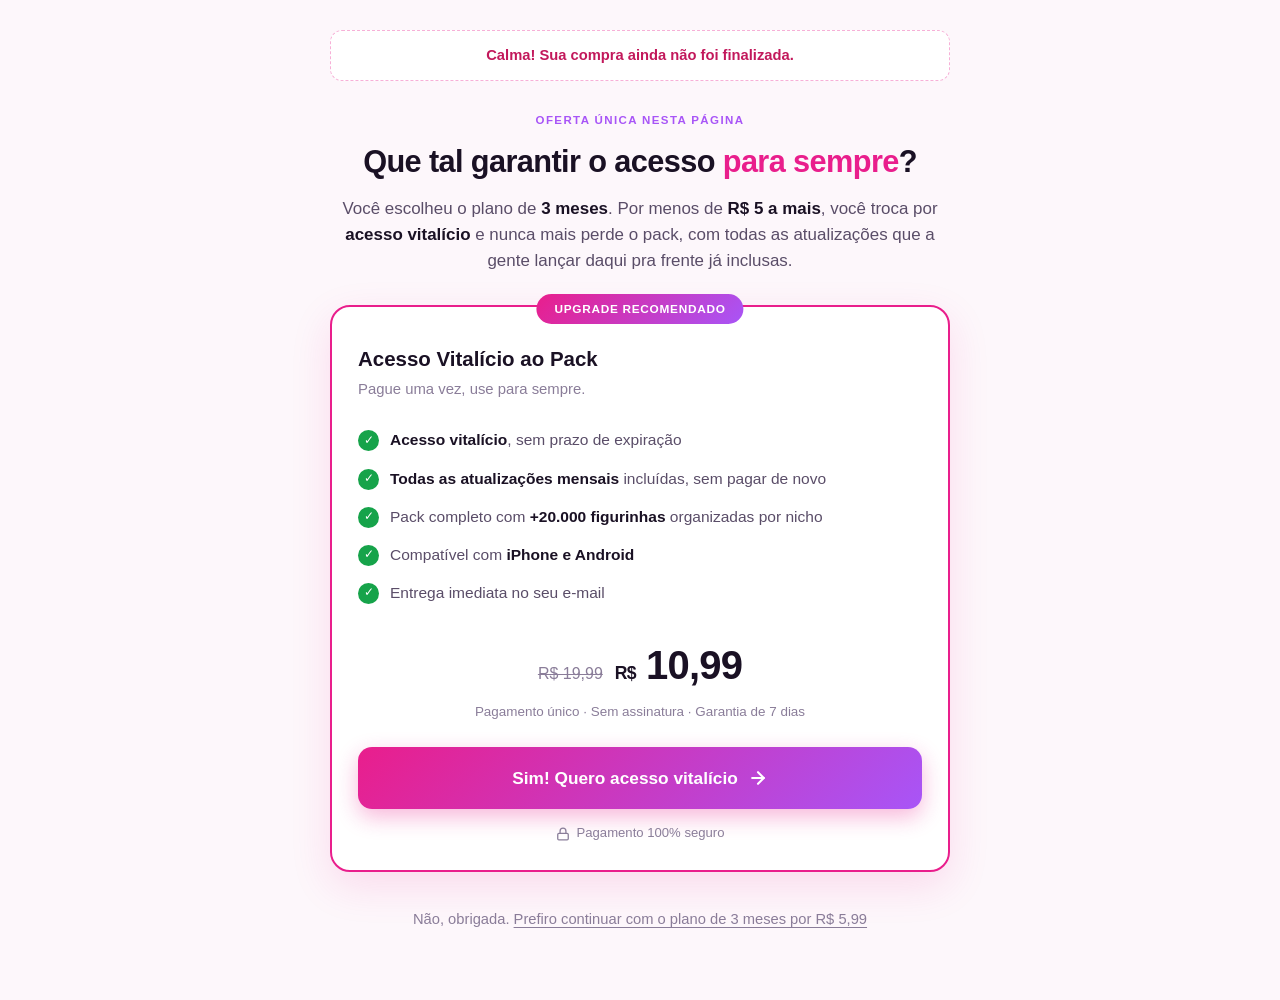
<file: upgrade.html>
<!DOCTYPE html>
<html lang="pt-BR">
<head>
<meta charset="UTF-8">
<meta name="viewport" content="width=device-width, initial-scale=1.0">
<meta name="robots" content="noindex">
<title>Oferta especial · Acesso Vitalício</title>
<link rel="icon" href="./assets/img/img-01.png">
<script
  src="https://cdn.utmify.com.br/scripts/utms/latest.js"
  data-utmify-prevent-xcod-sck
  data-utmify-prevent-subids
  async
  defer
></script>
<style>
  :root{
    --bg:#fdf7fb; --bg-soft:#fbe7f5; --card:#ffffff;
    --ink:#1a1124; --ink-soft:#5a4d68; --ink-muted:#8a7d99;
    --primary:#e91e8c; --primary-dark:#c2185b; --primary-light:#fbe7f5;
    --accent:#a855f7; --success:#16a34a;
    --gradient:linear-gradient(135deg,#e91e8c 0%,#a855f7 100%);
    --border:rgba(233,30,140,0.14);
  }
  *{box-sizing:border-box;margin:0;padding:0}
  body{
    font-family:'Inter',-apple-system,BlinkMacSystemFont,'Segoe UI',Roboto,sans-serif;
    background:var(--bg); color:var(--ink);
    line-height:1.55; -webkit-font-smoothing:antialiased;
    padding:0 18px;
  }
  .wrap{max-width:620px; margin:0 auto; padding:30px 0 60px}

  .alert{
    background:#fff; border:1px dashed rgba(233,30,140,0.35);
    border-radius:12px; padding:13px 18px; text-align:center;
    font-size:0.92rem; color:var(--primary-dark); font-weight:600;
    margin-bottom:26px;
  }

  .eyebrow{
    display:inline-block; font-size:0.72rem; font-weight:700;
    letter-spacing:0.12em; text-transform:uppercase;
    color:var(--accent); margin-bottom:14px;
  }
  h1{
    font-size:1.92rem; line-height:1.18; font-weight:800;
    letter-spacing:-0.02em; margin-bottom:16px;
  }
  h1 .hl{color:var(--primary)}
  .lead{font-size:1.06rem; color:var(--ink-soft); margin-bottom:30px}
  .lead b{color:var(--ink)}

  .head{text-align:center; margin-bottom:14px}

  .offer-card{
    background:var(--card); border:2px solid var(--primary);
    border-radius:20px; padding:30px 26px 26px;
    box-shadow:0 14px 40px rgba(233,30,140,0.13);
    position:relative; margin-bottom:22px;
  }
  .ribbon{
    position:absolute; top:-13px; left:50%; transform:translateX(-50%);
    background:var(--gradient); color:#fff; font-size:0.74rem; font-weight:700;
    letter-spacing:0.06em; text-transform:uppercase;
    padding:6px 18px; border-radius:30px; white-space:nowrap;
  }
  .offer-title{font-size:1.28rem; font-weight:800; margin:6px 0 4px}
  .offer-sub{font-size:0.93rem; color:var(--ink-muted); margin-bottom:20px}

  .plan-list{list-style:none; margin:0 0 22px}
  .plan-list li{
    display:flex; gap:11px; align-items:flex-start;
    font-size:0.97rem; padding:7px 0; color:var(--ink-soft);
  }
  .plan-list li b{color:var(--ink); font-weight:600}
  .check{
    flex-shrink:0; width:21px; height:21px; border-radius:50%;
    background:var(--success); color:#fff; font-size:0.72rem;
    display:flex; align-items:center; justify-content:center; margin-top:2px;
  }

  .price-row{
    display:flex; align-items:baseline; justify-content:center;
    gap:12px; margin-bottom:6px;
  }
  .price-old{font-size:1rem; color:var(--ink-muted); text-decoration:line-through}
  .price-now{font-size:2.5rem; font-weight:800; color:var(--ink); letter-spacing:-0.02em}
  .price-now small{font-size:1.1rem; font-weight:600}
  .price-note{text-align:center; font-size:0.84rem; color:var(--ink-muted); margin-bottom:24px}

  .btn-yes{
    display:flex; align-items:center; justify-content:center; gap:10px;
    width:100%; background:var(--gradient); color:#fff;
    font-size:1.08rem; font-weight:700; text-decoration:none;
    padding:18px 20px; border-radius:14px; text-align:center;
    box-shadow:0 8px 22px rgba(233,30,140,0.32);
    transition:transform .15s ease, box-shadow .15s ease;
  }
  .btn-yes:hover{transform:translateY(-2px); box-shadow:0 12px 28px rgba(233,30,140,0.4)}
  .btn-yes .arrow{width:20px;height:20px}

  .secure{
    text-align:center; font-size:0.82rem; color:var(--ink-muted);
    margin-top:14px; display:flex; align-items:center; justify-content:center; gap:7px;
  }

  .decline{
    display:block; text-align:center; margin-top:26px;
    font-size:0.92rem; color:var(--ink-muted); text-decoration:none;
    padding:10px;
  }
  .decline span{text-decoration:underline; text-underline-offset:3px}
  .decline:hover{color:var(--ink-soft)}

  @media (max-width:480px){
    h1{font-size:1.6rem}
    .price-now{font-size:2.1rem}
    .offer-card{padding:28px 20px 22px}
  }
</style>
</head>
<body>
  <div class="wrap">

    <div class="alert">Calma! Sua compra ainda não foi finalizada.</div>

    <div class="head">
      <span class="eyebrow">Oferta única nesta página</span>
      <h1>Que tal garantir o acesso <span class="hl">para sempre</span>?</h1>
      <p class="lead">Você escolheu o plano de <b>3 meses</b>. Por menos de <b>R$ 5 a mais</b>, você troca por <b>acesso vitalício</b> e nunca mais perde o pack, com todas as atualizações que a gente lançar daqui pra frente já inclusas.</p>
    </div>

    <div class="offer-card">
      <div class="ribbon">Upgrade recomendado</div>
      <div class="offer-title">Acesso Vitalício ao Pack</div>
      <div class="offer-sub">Pague uma vez, use para sempre.</div>

      <ul class="plan-list">
        <li><span class="check">✓</span><span><b>Acesso vitalício</b>, sem prazo de expiração</span></li>
        <li><span class="check">✓</span><span><b>Todas as atualizações mensais</b> incluídas, sem pagar de novo</span></li>
        <li><span class="check">✓</span><span>Pack completo com <b>+20.000 figurinhas</b> organizadas por nicho</span></li>
        <li><span class="check">✓</span><span>Compatível com <b>iPhone e Android</b></span></li>
        <li><span class="check">✓</span><span>Entrega imediata no seu e-mail</span></li>
      </ul>

      <div class="price-row">
        <span class="price-old">R$ 19,99</span>
        <span class="price-now"><small>R$</small> 10,99</span>
      </div>
      <div class="price-note">Pagamento único · Sem assinatura · Garantia de 7 dias</div>

      <a class="btn-yes" href="https://checkout.korvex.com.br/checkout/cmqg27di60io601odlihwm9xh?offer=L3N7F2D">
        Sim! Quero acesso vitalício
        <svg class="arrow" viewBox="0 0 24 24" fill="none" stroke="currentColor" stroke-width="2.5" stroke-linecap="round" stroke-linejoin="round"><line x1="5" y1="12" x2="19" y2="12"></line><polyline points="12 5 19 12 12 19"></polyline></svg>
      </a>

      <div class="secure">
        <svg width="14" height="14" viewBox="0 0 24 24" fill="none" stroke="currentColor" stroke-width="2.2" stroke-linecap="round" stroke-linejoin="round"><rect x="3" y="11" width="18" height="11" rx="2"></rect><path d="M7 11V7a5 5 0 0110 0v4"></path></svg>
        Pagamento 100% seguro
      </div>
    </div>

    <a class="decline" href="https://checkout.korvex.com.br/checkout/cmqg27di60io601odlihwm9xh?offer=0D6XY5C">
      Não, obrigada. <span>Prefiro continuar com o plano de 3 meses por R$ 5,99</span>
    </a>

  </div>
</body>
</html>
</file>
